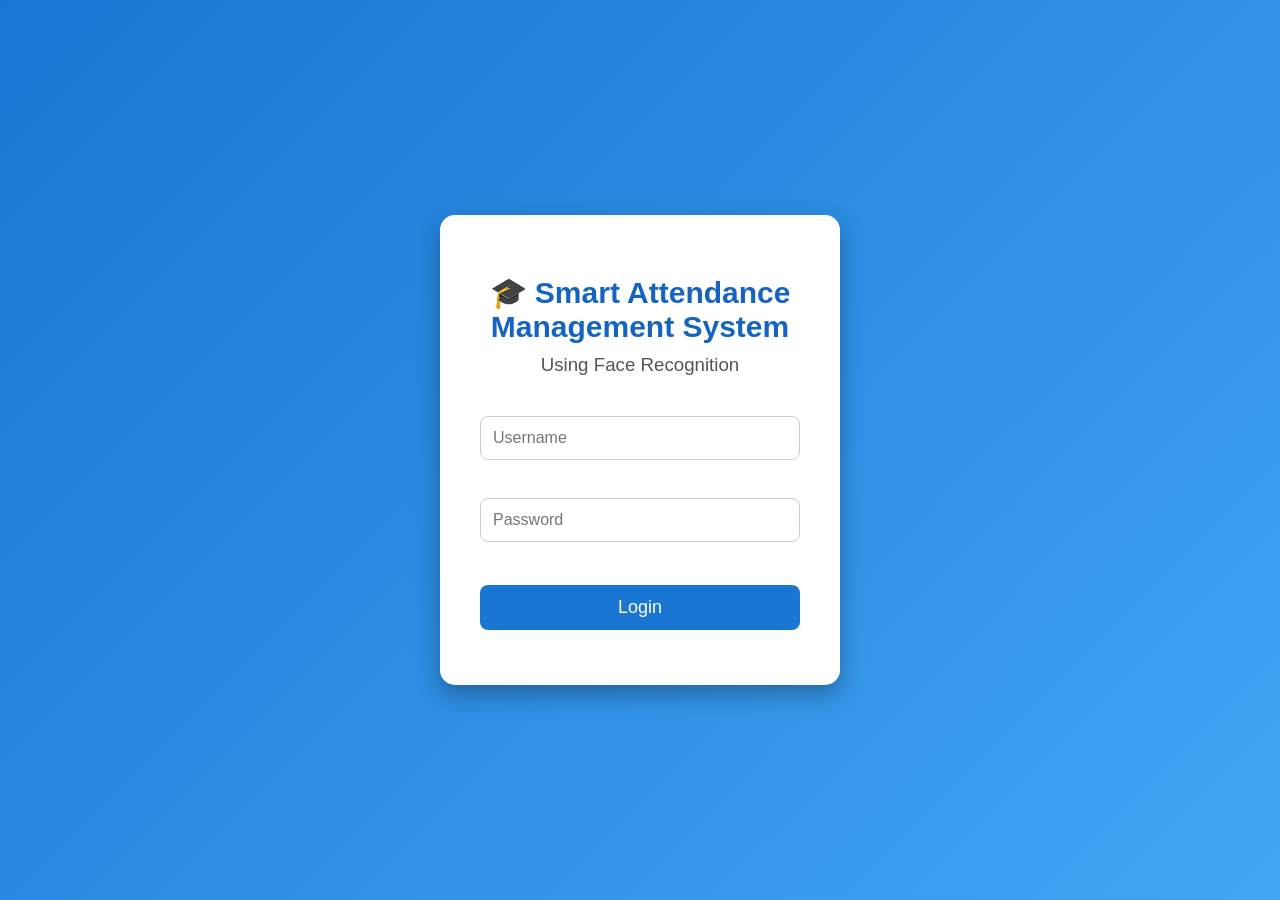
<file: index.html>
<!DOCTYPE html>
<html lang="en">
<head>
    <meta charset="UTF-8">
    <meta name="viewport" content="width=device-width, initial-scale=1.0">
    <title>Smart Attendance Management System</title>
    <link rel="stylesheet" href="style.css">
</head>
<body>

<div class="login-box">
    <h1>🎓 Smart Attendance Management System</h1>
    <h3>Using Face Recognition</h3>

    <input type="text" id="username" placeholder="Username"><br><br>

    <input type="password" id="password" placeholder="Password"><br><br>

    <button onclick="login()">Login</button>

    <p id="message"></p>
</div>

<script>
function login(){

let username=document.getElementById("username").value;
let password=document.getElementById("password").value;

if(username==="admin" && password==="admin123"){
window.location.href="dashboard.html";
}
else{
document.getElementById("message").innerHTML="❌ Invalid Username or Password";
}

}
</script>

</body>
</html>
</file>
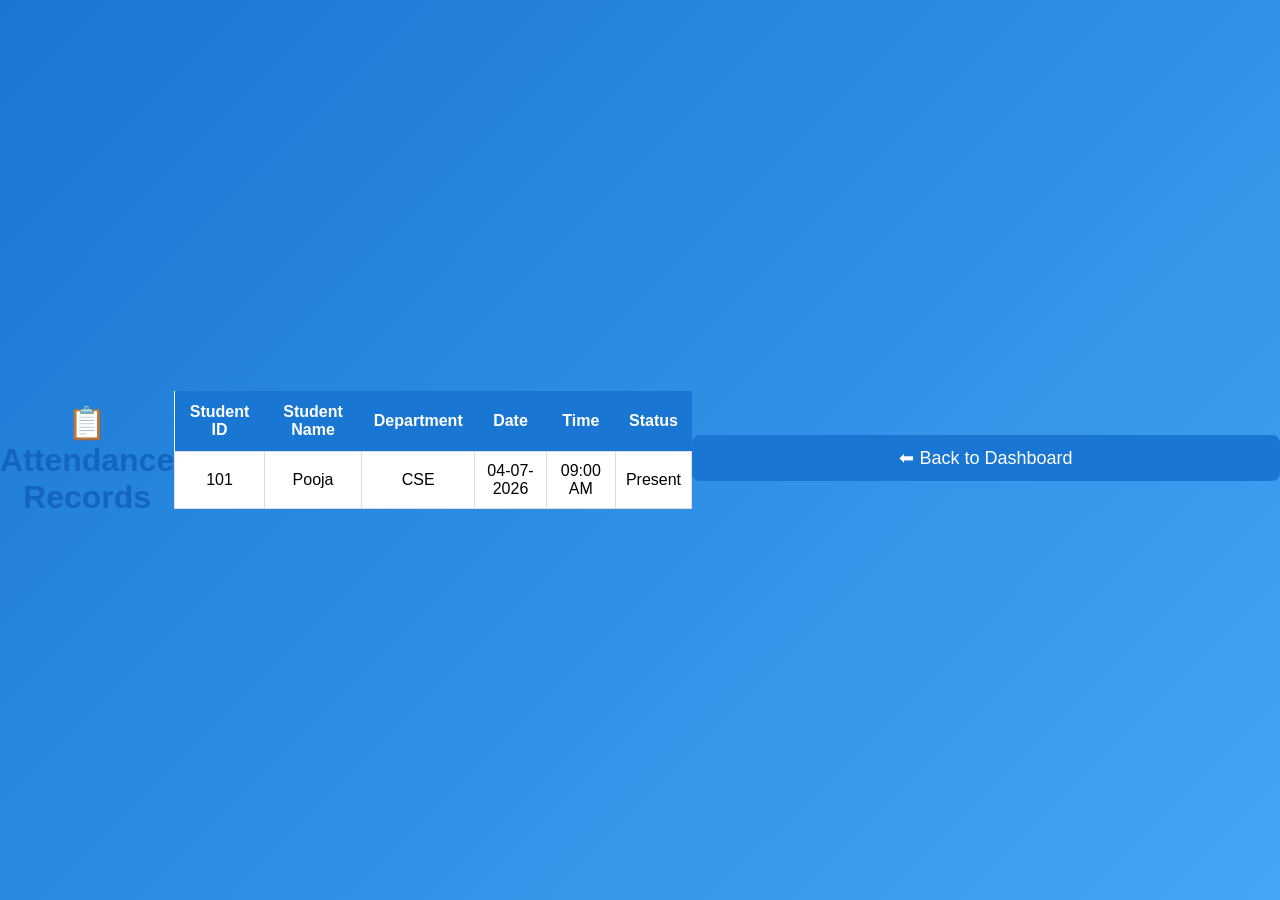
<file: attendance.html>
<!DOCTYPE html>
<html lang="en">
<head>
<meta charset="UTF-8">
<meta name="viewport" content="width=device-width, initial-scale=1.0">
<title>Attendance Records</title>
<link rel="stylesheet" href="style.css">
</head>

<body>

<h1>📋 Attendance Records</h1>

<table>
<thead>
<tr>
<th>Student ID</th>
<th>Student Name</th>
<th>Department</th>
<th>Date</th>
<th>Time</th>
<th>Status</th>
</tr>
</thead>

<tbody id="attendanceTable">

<tr>
<td>101</td>
<td>Pooja</td>
<td>CSE</td>
<td>04-07-2026</td>
<td>09:00 AM</td>
<td>Present</td>
</tr>

</tbody>

</table>

<br>

<button onclick="location.href='dashboard.html'">⬅ Back to Dashboard</button>

</body>
</html>
</file>
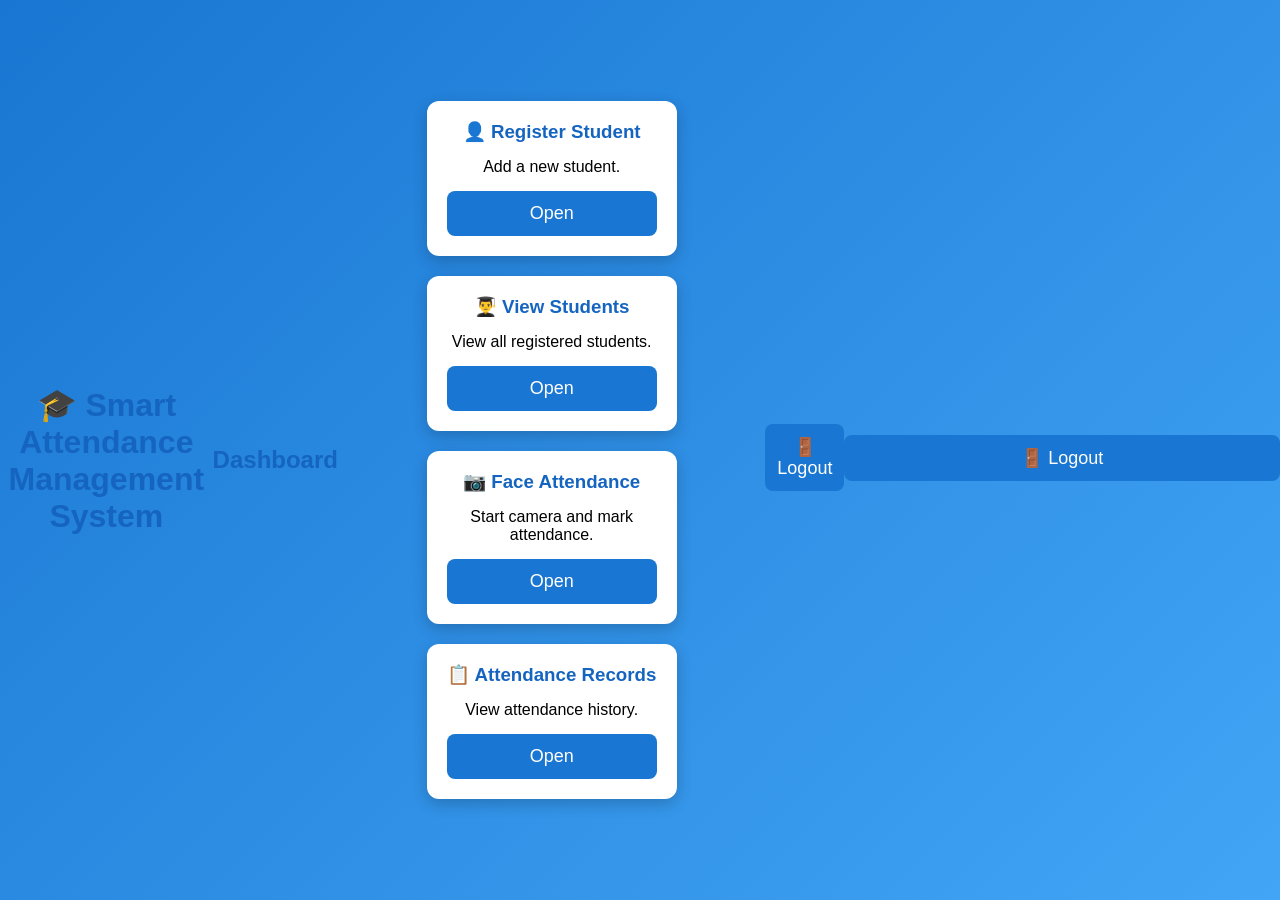
<file: dashboard.html>
<!DOCTYPE html>
<html lang="en">
<head>
<meta charset="UTF-8">
<meta name="viewport" content="width=device-width, initial-scale=1.0">
<title>Dashboard</title>
<link rel="stylesheet" href="style.css">
</head>

<body>

<h1>🎓 Smart Attendance Management System</h1>
<h2>Dashboard</h2>

<div class="dashboard">

<div class="card">
<h3>👤 Register Student</h3>
<p>Add a new student.</p>
<button onclick="location.href='register.html'">Open</button>
</div>

<div class="card">
<h3>👨‍🎓 View Students</h3>
<p>View all registered students.</p>
<button onclick="location.href='students.html'">Open</button>
</div>

<div class="card">
<h3>📷 Face Attendance</h3>
<p>Start camera and mark attendance.</p>
<button onclick="location.href='face.html'">Open</button>
</div>

<div class="card">
<h3>📋 Attendance Records</h3>
<p>View attendance history.</p>
<button onclick="location.href='attendance.html'">Open</button>
</div>

</div>

<br>

<div style="text-align:center;">
<button onclick="logout()">🚪 Logout</button>
</div>

<script>
function logout(){
    if(confirm("Do you want to logout?")){
        window.location.href="index.html";
    }
}
</script>

</body>
</html>

<br><br>

<button onclick="logout()">🚪 Logout</button>

<script>
function logout() {
    alert("Logged out successfully!");
    window.location.href = "index.html";
}
</script>

</body>
</html>
</file>
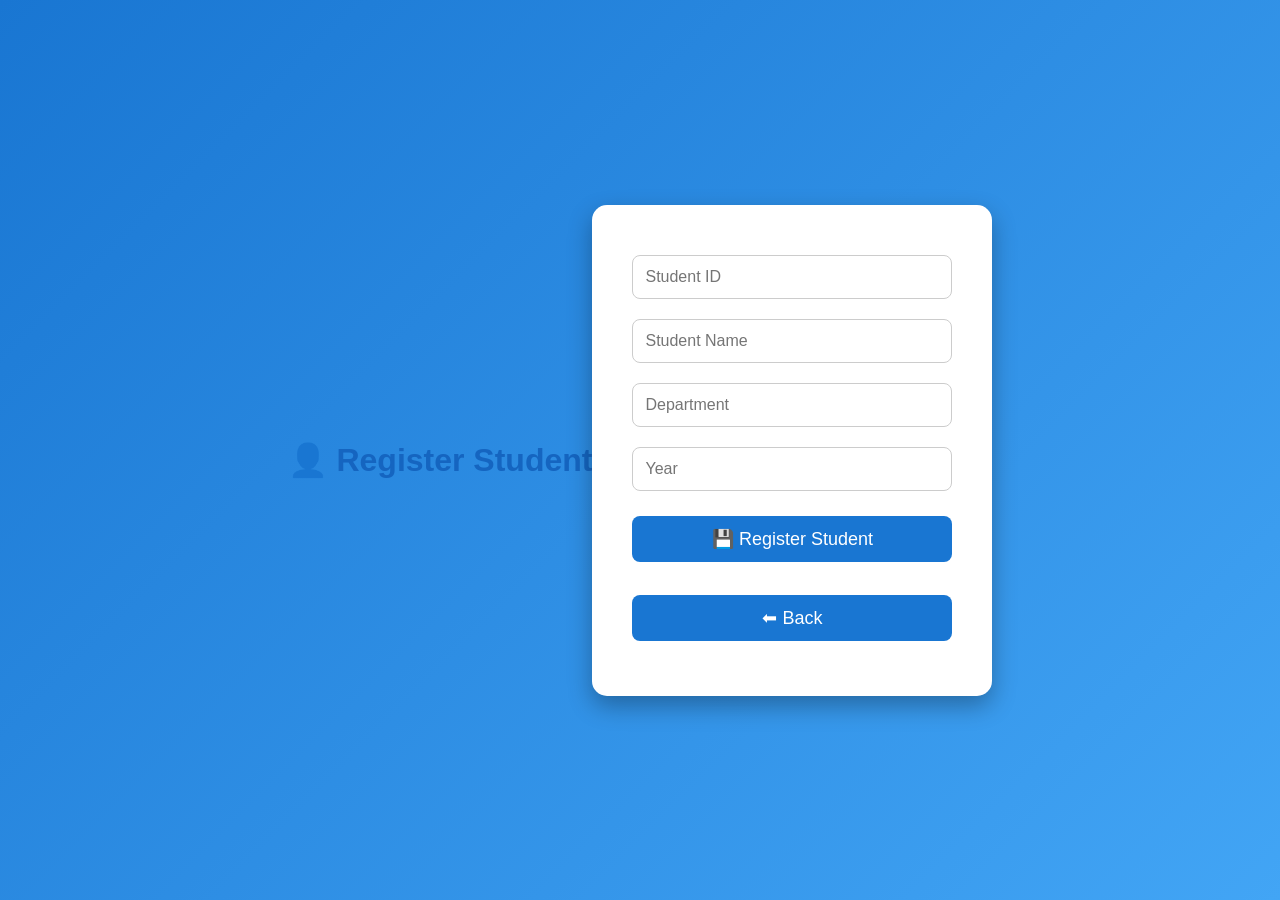
<file: register.html>
<!DOCTYPE html>
<html lang="en">
<head>
    <meta charset="UTF-8">
    <meta name="viewport" content="width=device-width, initial-scale=1.0">
    <title>Register Student</title>
    <link rel="stylesheet" href="style.css">
</head>
<body>

<h1>👤 Register Student</h1>

<div class="login-box">

<input type="text" id="studentId" placeholder="Student ID">

<input type="text" id="studentName" placeholder="Student Name">

<input type="text" id="department" placeholder="Department">

<input type="text" id="year" placeholder="Year">

<button onclick="saveStudent()">💾 Register Student</button>

<br><br>

<button onclick="location.href='dashboard.html'">⬅ Back</button>

<p id="message"></p>

</div>

<script>
function saveStudent(){

let id=document.getElementById("studentId").value;
let name=document.getElementById("studentName").value;
let department=document.getElementById("department").value;
let year=document.getElementById("year").value;

if(id==""||name==""||department==""||year==""){
document.getElementById("message").innerHTML="❌ Please fill all fields";
return;
}

let student={
id:id,
name:name,
department:department,
year:year
};

localStorage.setItem("student_"+id,JSON.stringify(student));

document.getElementById("message").innerHTML="✅ Student Registered Successfully";

document.getElementById("studentId").value="";
document.getElementById("studentName").value="";
document.getElementById("department").value="";
document.getElementById("year").value="";
}
</script>

</body>
</html>
</file>
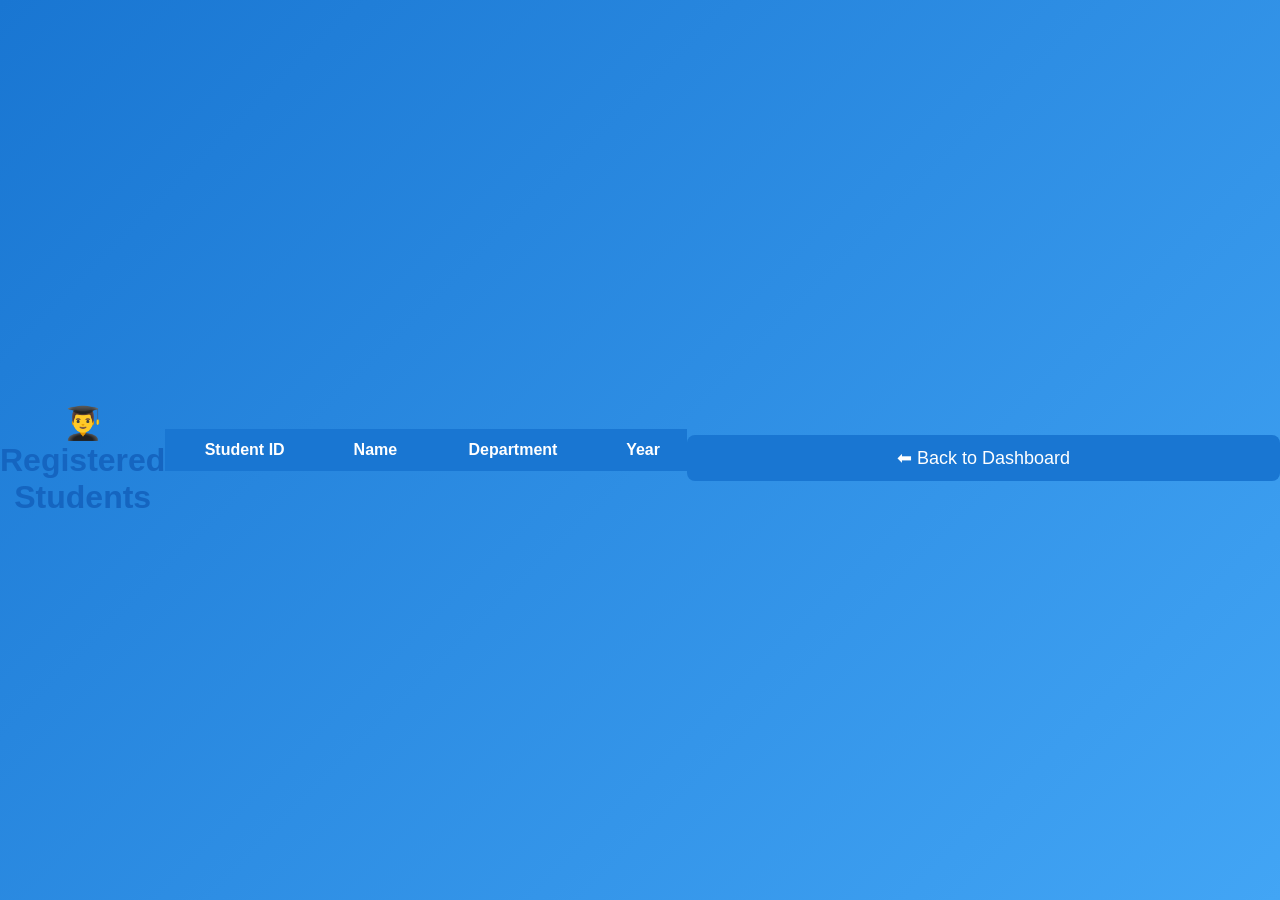
<file: students.html>
<!DOCTYPE html>
<html lang="en">
<head>
<meta charset="UTF-8">
<meta name="viewport" content="width=device-width, initial-scale=1.0">
<title>Registered Students</title>
<link rel="stylesheet" href="style.css">
</head>

<body>

<h1>👨‍🎓 Registered Students</h1>

<table>
<thead>
<tr>
<th>Student ID</th>
<th>Name</th>
<th>Department</th>
<th>Year</th>
</tr>
</thead>

<tbody id="studentTable">
</tbody>

</table>

<br>

<button onclick="location.href='dashboard.html'">⬅ Back to Dashboard</button>

<script>
const table = document.getElementById("studentTable");

for (let i = 0; i < localStorage.length; i++) {

    let key = localStorage.key(i);

    if (key.startsWith("student_")) {

        let student = JSON.parse(localStorage.getItem(key));

        table.innerHTML += `
        <tr>
            <td>${student.id}</td>
            <td>${student.name}</td>
            <td>${student.department}</td>
            <td>${student.year}</td>
        </tr>
        `;
    }
}
</script>

</body>
</html>
</file>
<file: style.css>
/* Smart Attendance Management System */

*{
    margin:0;
    padding:0;
    box-sizing:border-box;
    font-family:Arial, Helvetica, sans-serif;
}

body{
    background:linear-gradient(135deg,#1976d2,#42a5f5);
    display:flex;
    justify-content:center;
    align-items:center;
    height:100vh;
}

.login-box{
    background:#fff;
    width:400px;
    padding:40px;
    border-radius:15px;
    text-align:center;
    box-shadow:0 10px 25px rgba(0,0,0,0.3);
}

.login-box h1{
    color:#1565c0;
    margin-bottom:10px;
    font-size:30px;
}

.login-box h3{
    color:#555;
    margin-bottom:30px;
    font-weight:normal;
}

input{
    width:100%;
    padding:12px;
    margin:10px 0;
    border:1px solid #ccc;
    border-radius:8px;
    font-size:16px;
    outline:none;
}

input:focus{
    border-color:#1976d2;
    box-shadow:0 0 8px rgba(25,118,210,0.3);
}

button{
    width:100%;
    padding:12px;
    margin-top:15px;
    background:#1976d2;
    color:white;
    border:none;
    border-radius:8px;
    font-size:18px;
    cursor:pointer;
    transition:0.3s;
}

button:hover{
    background:#0d47a1;
}

#message{
    margin-top:15px;
    color:red;
    font-weight:bold;
}

.dashboard{
    display:flex;
    justify-content:center;
    flex-wrap:wrap;
    gap:20px;
    margin:40px;
}

.card{
    background:white;
    width:250px;
    padding:20px;
    border-radius:12px;
    box-shadow:0 5px 15px rgba(0,0,0,0.2);
    text-align:center;
}

.card h3{
    color:#1565c0;
    margin-bottom:15px;
}

table{
    width:90%;
    margin:20px auto;
    border-collapse:collapse;
    background:white;
}

table th{
    background:#1976d2;
    color:white;
    padding:12px;
}

table td{
    border:1px solid #ddd;
    padding:10px;
    text-align:center;
}

video{
    width:640px;
    border:4px solid #1976d2;
    border-radius:10px;
    margin-top:20px;
}

h1,h2{
    text-align:center;
    color:#1565c0;
    margin-top:20px;
}
</file>
